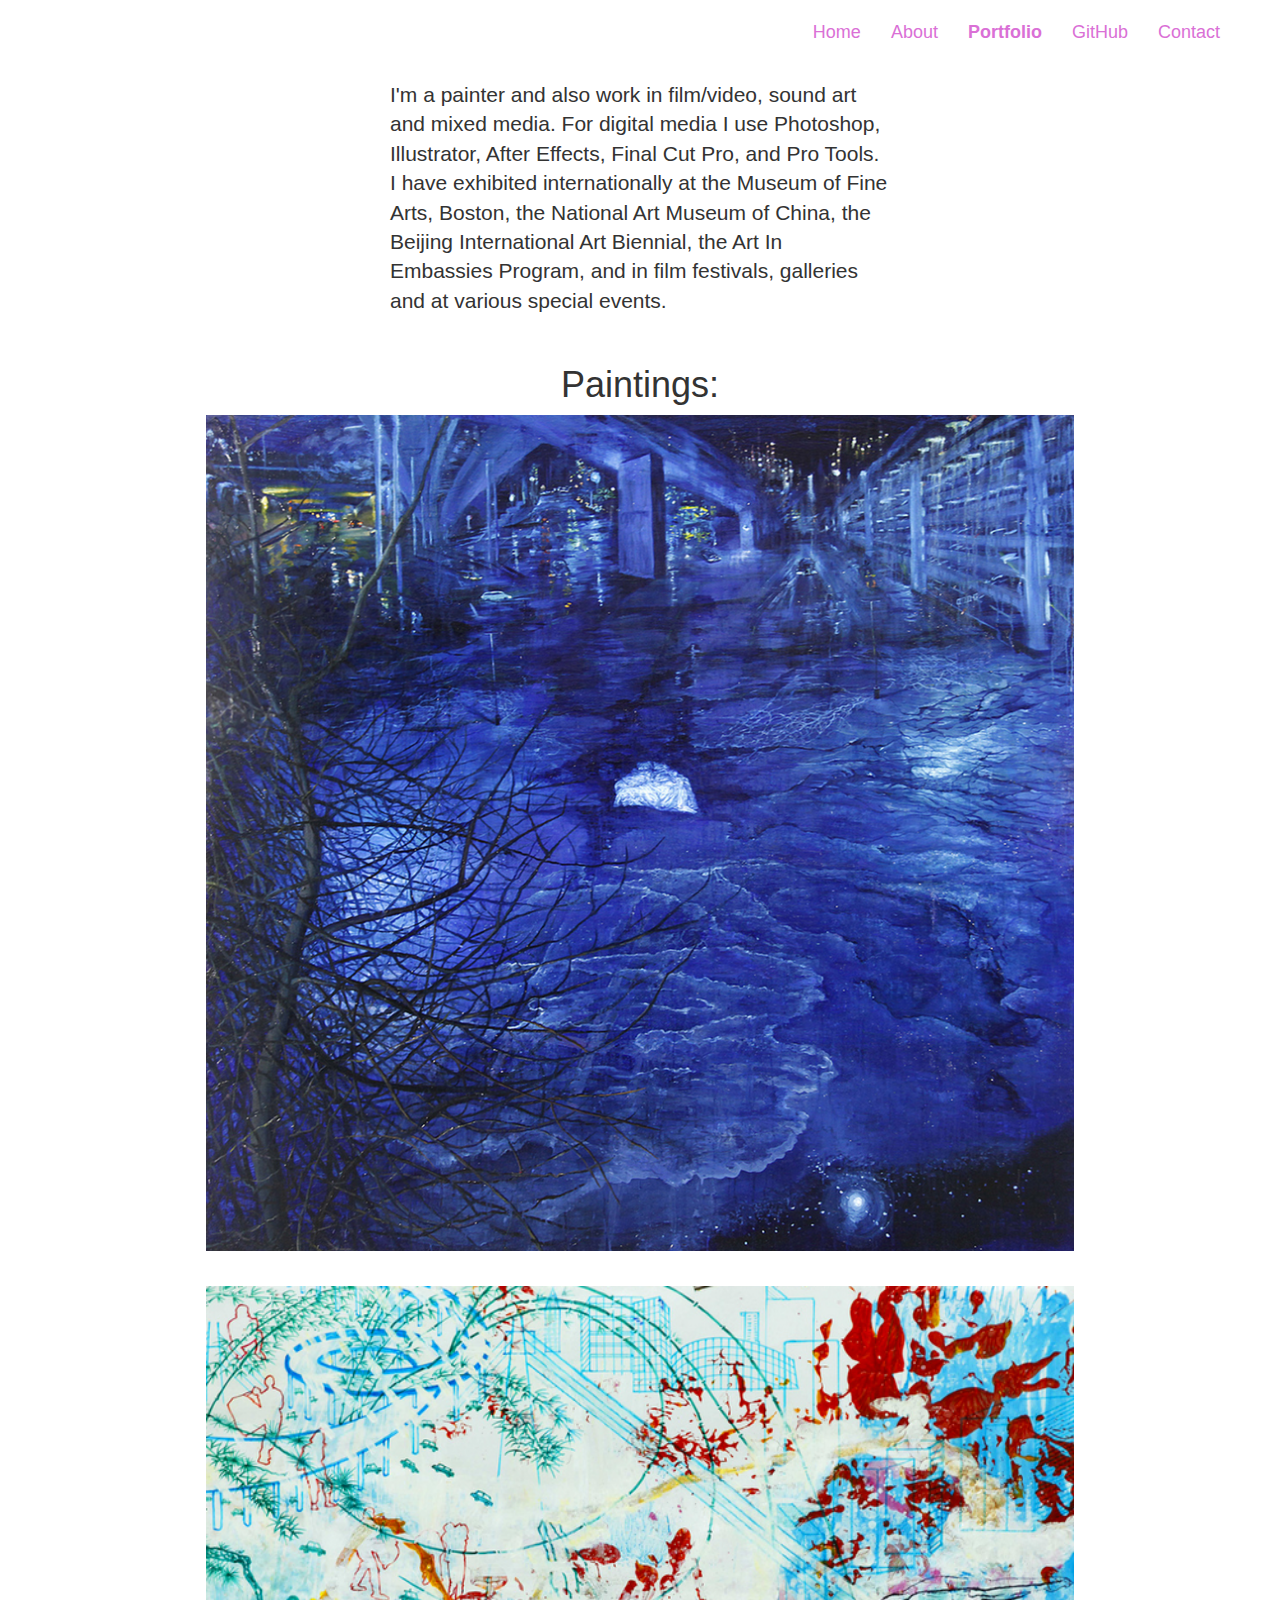
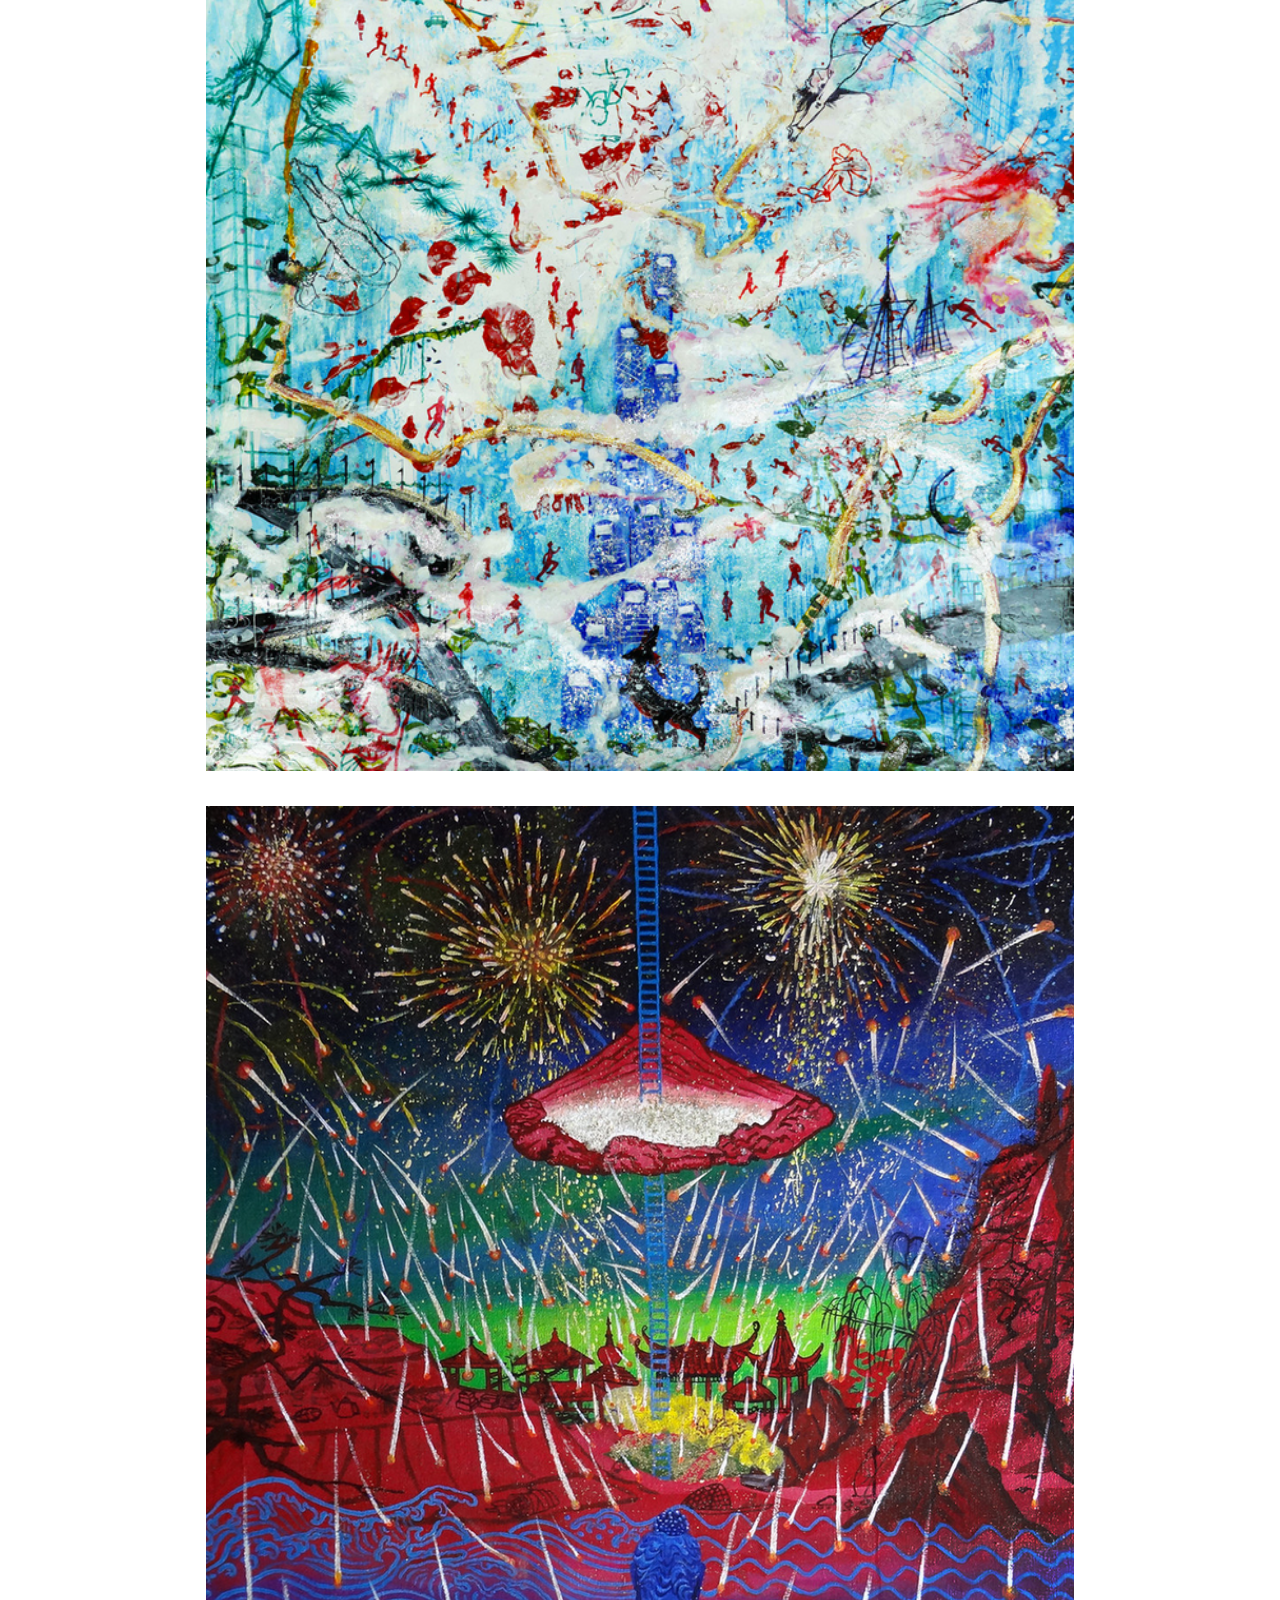
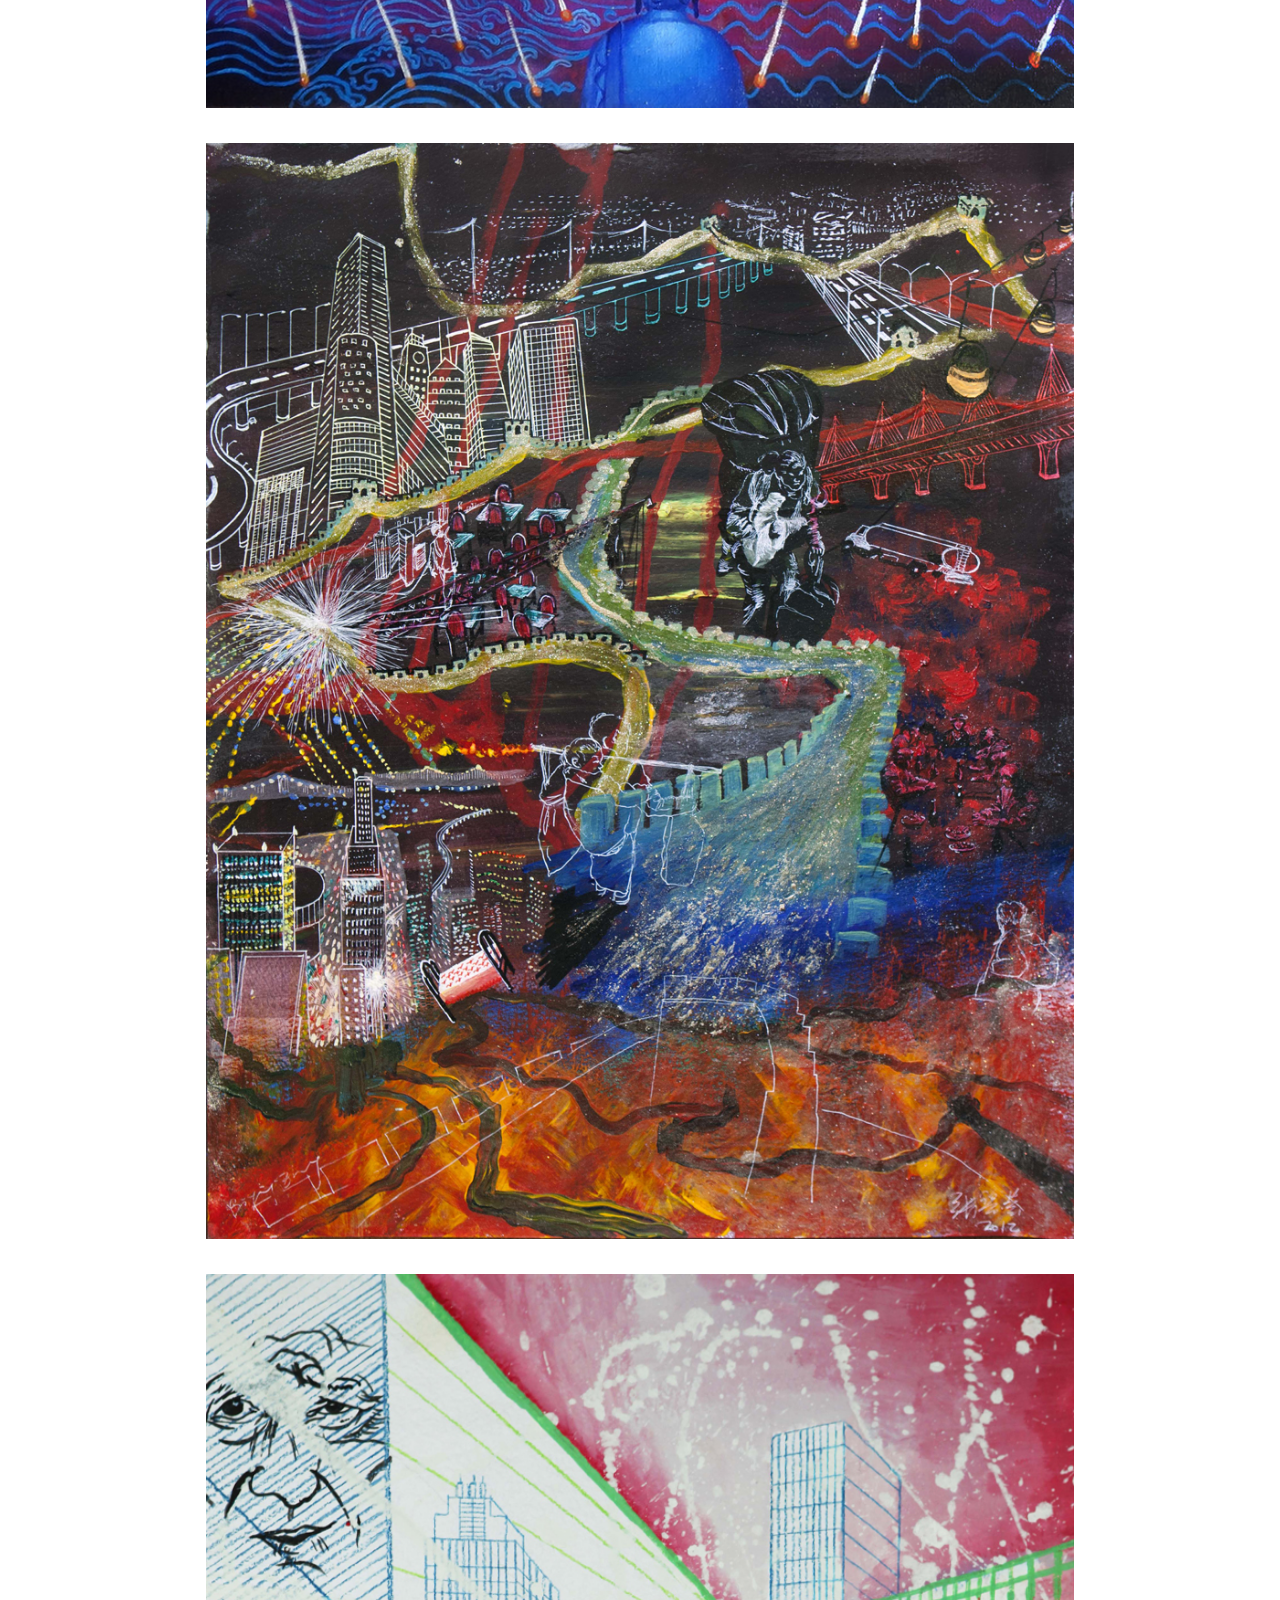
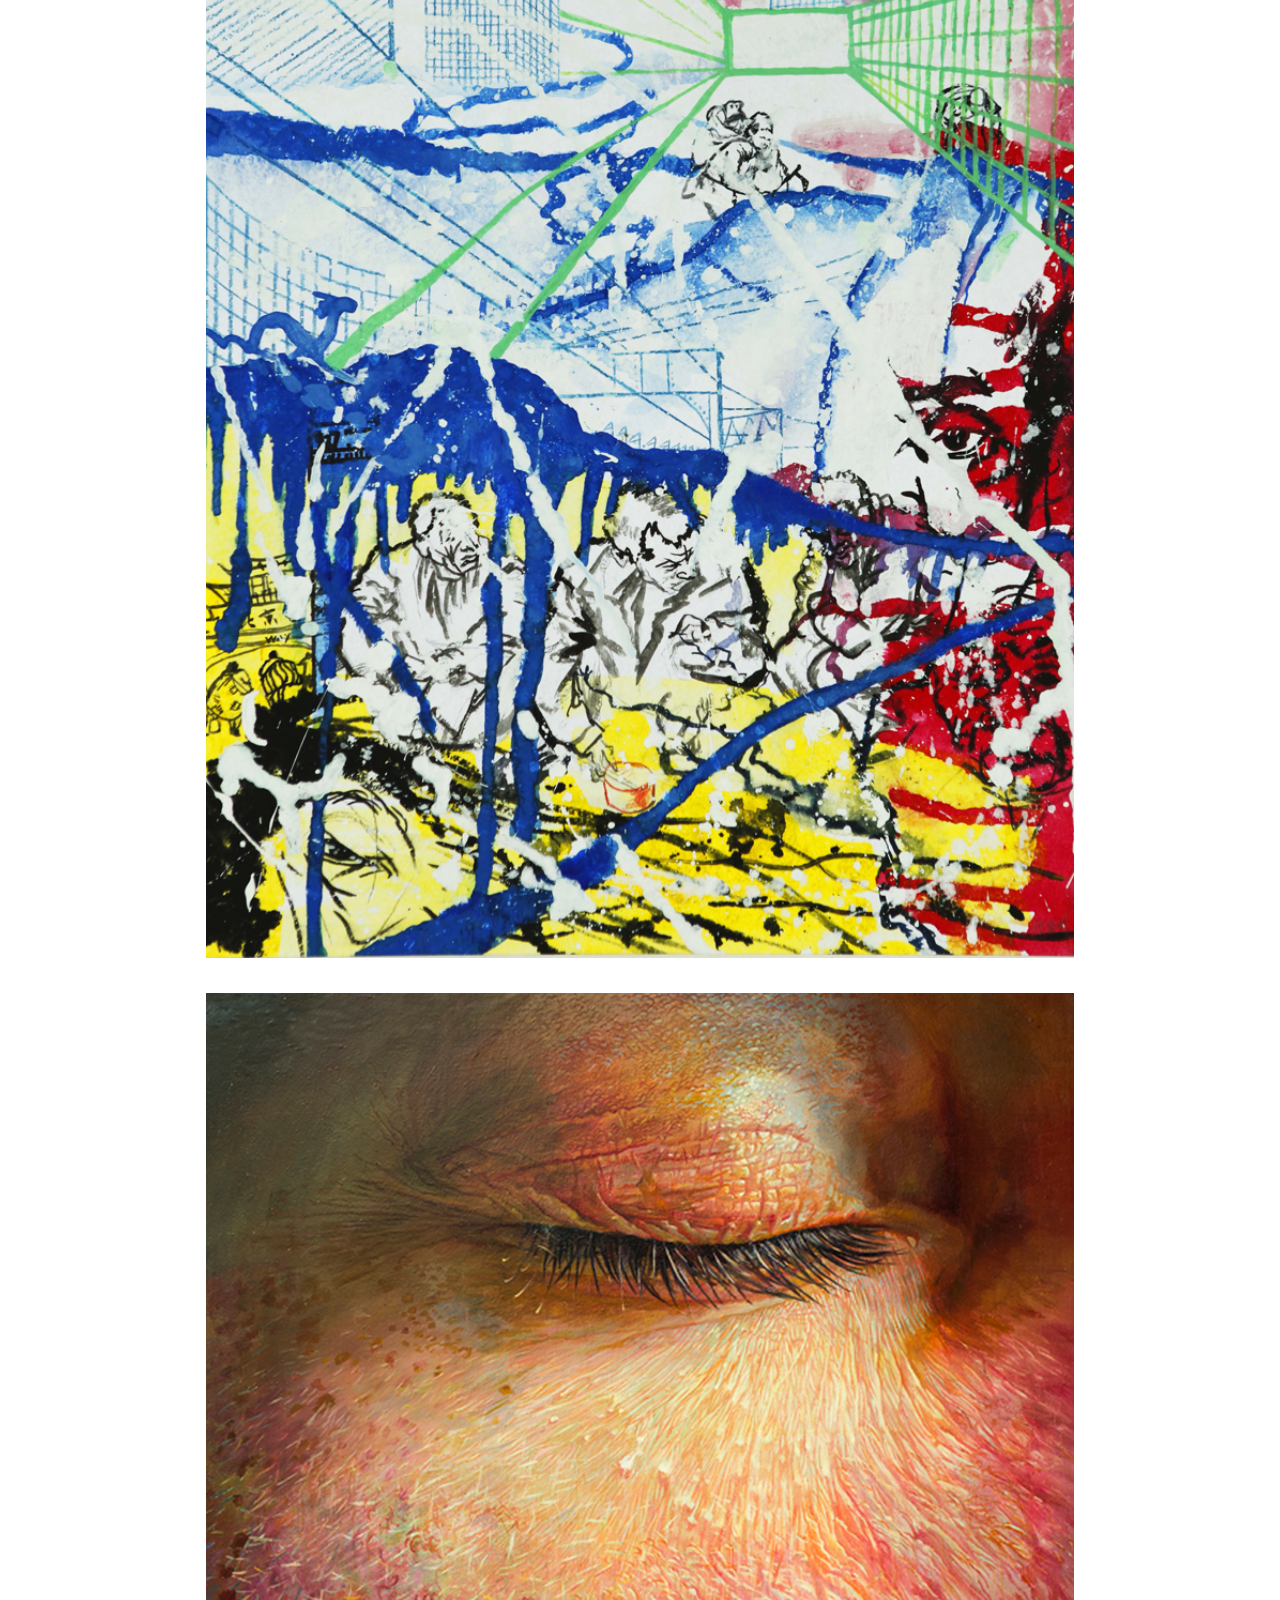
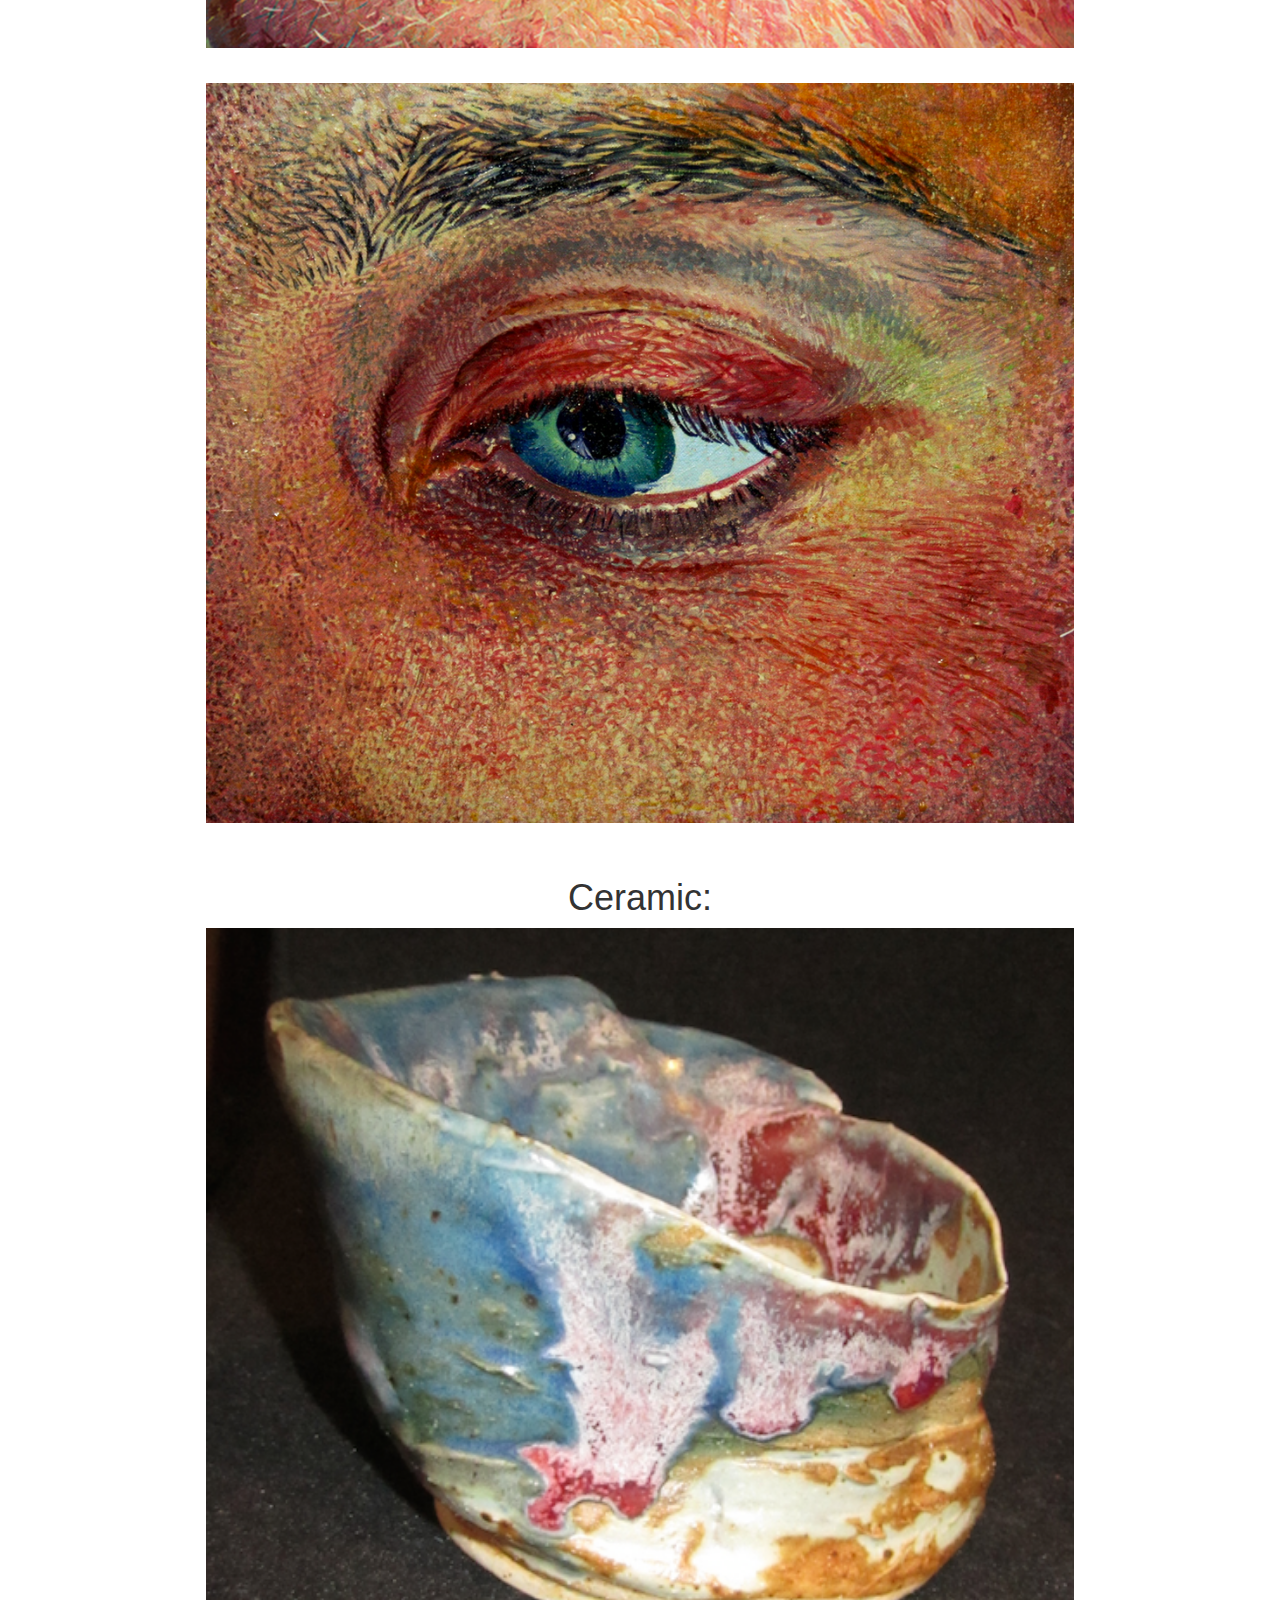
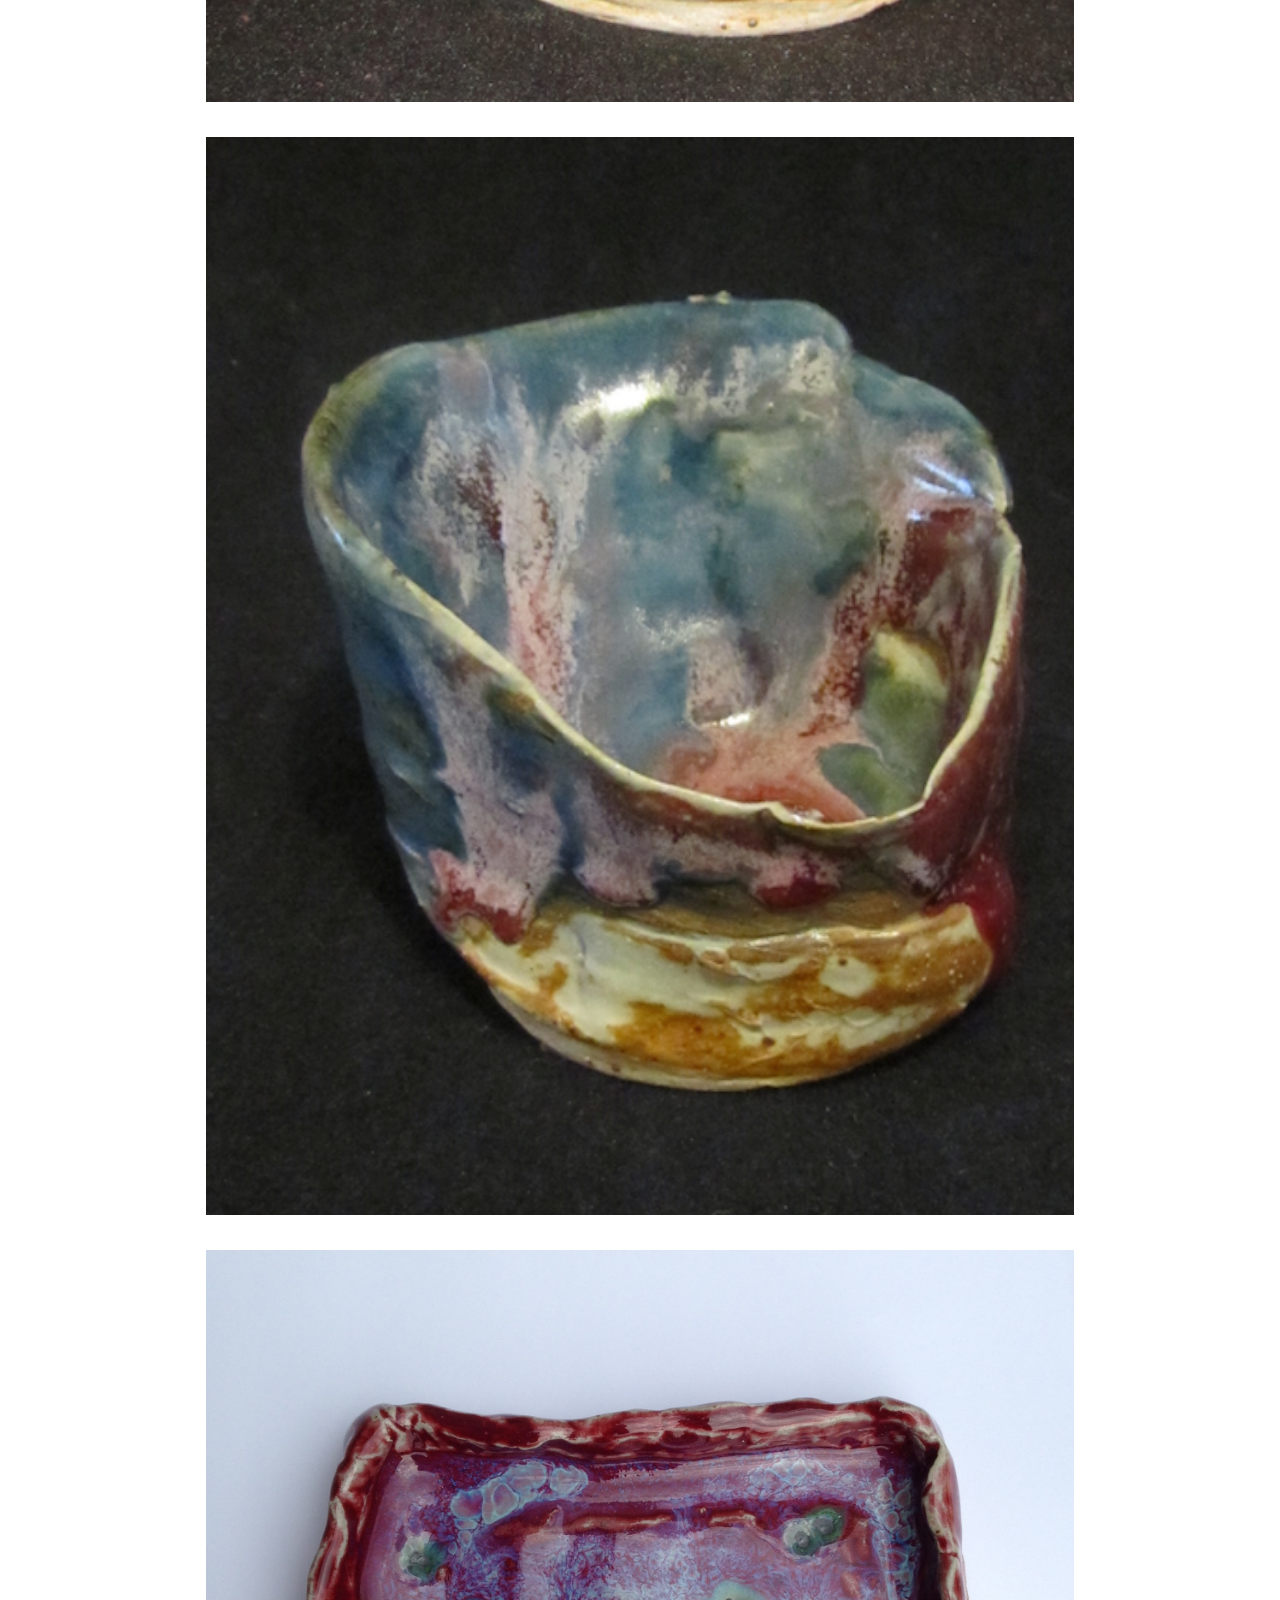
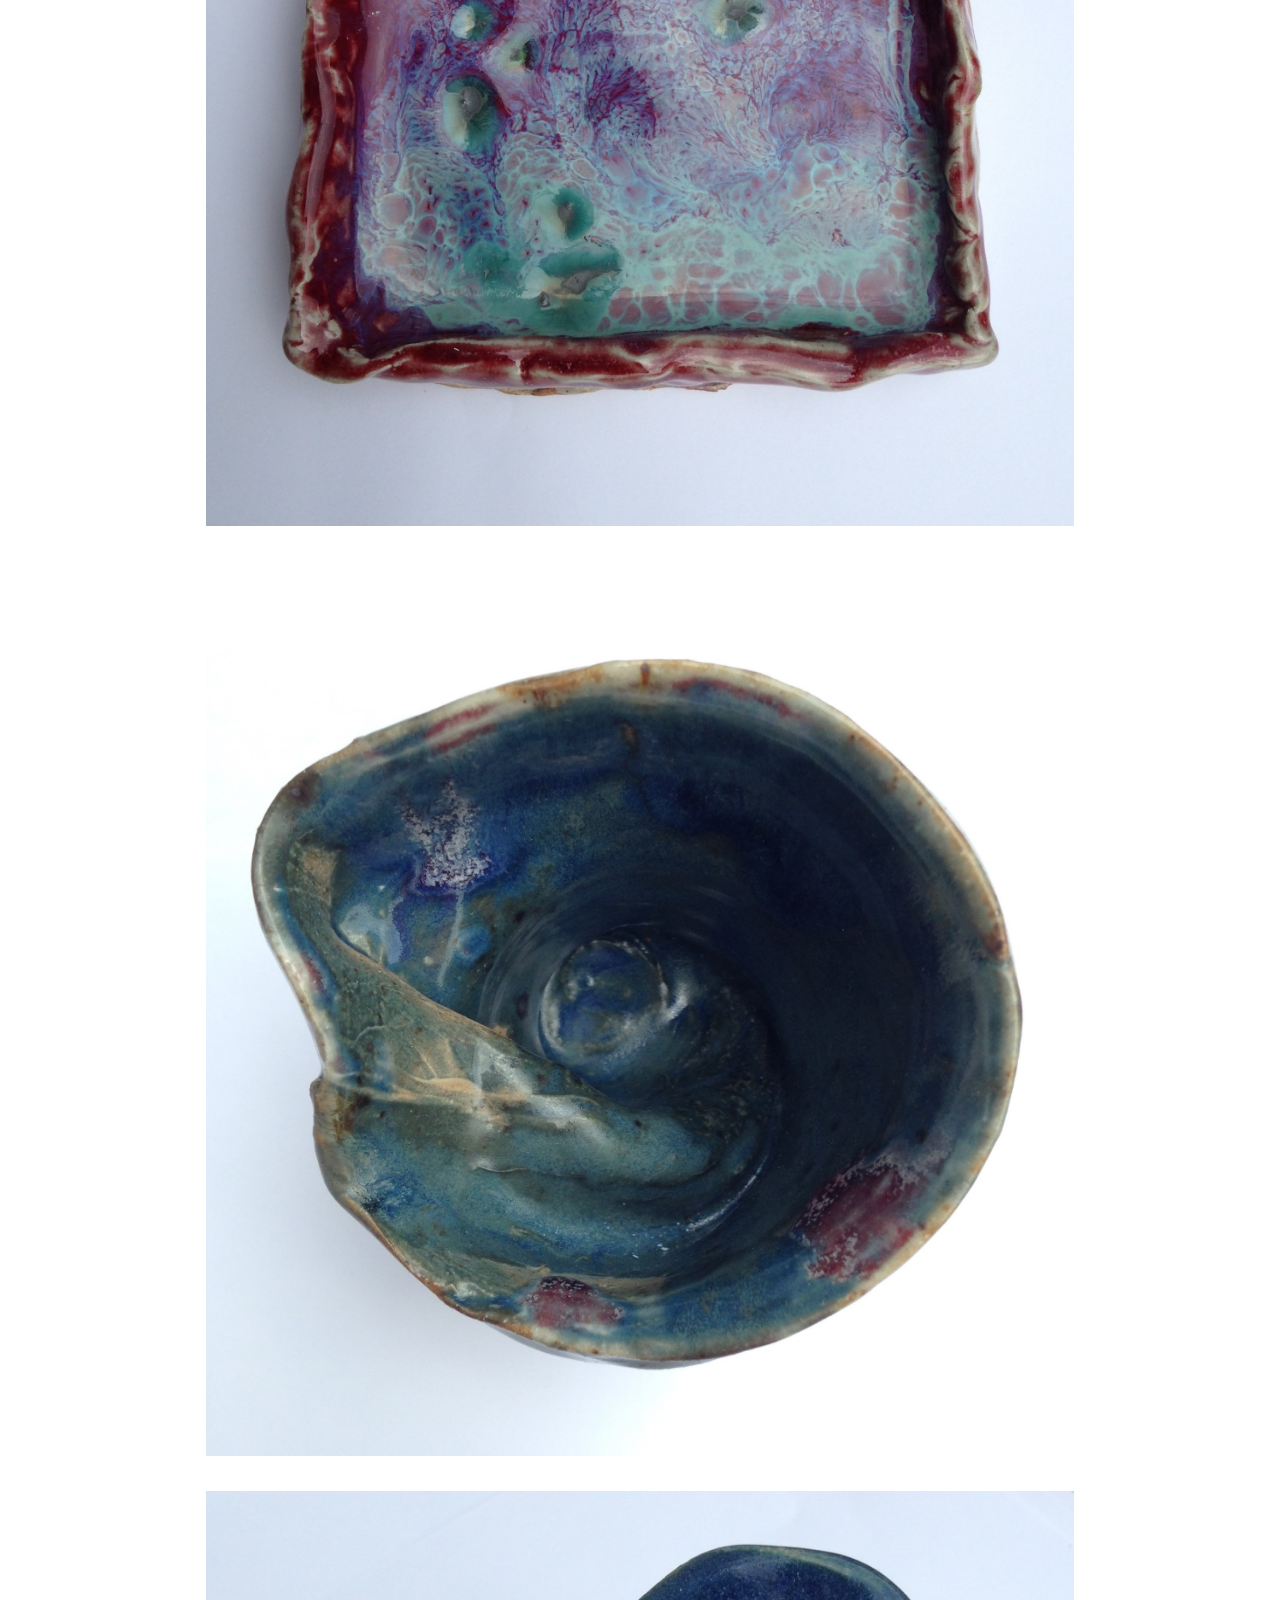
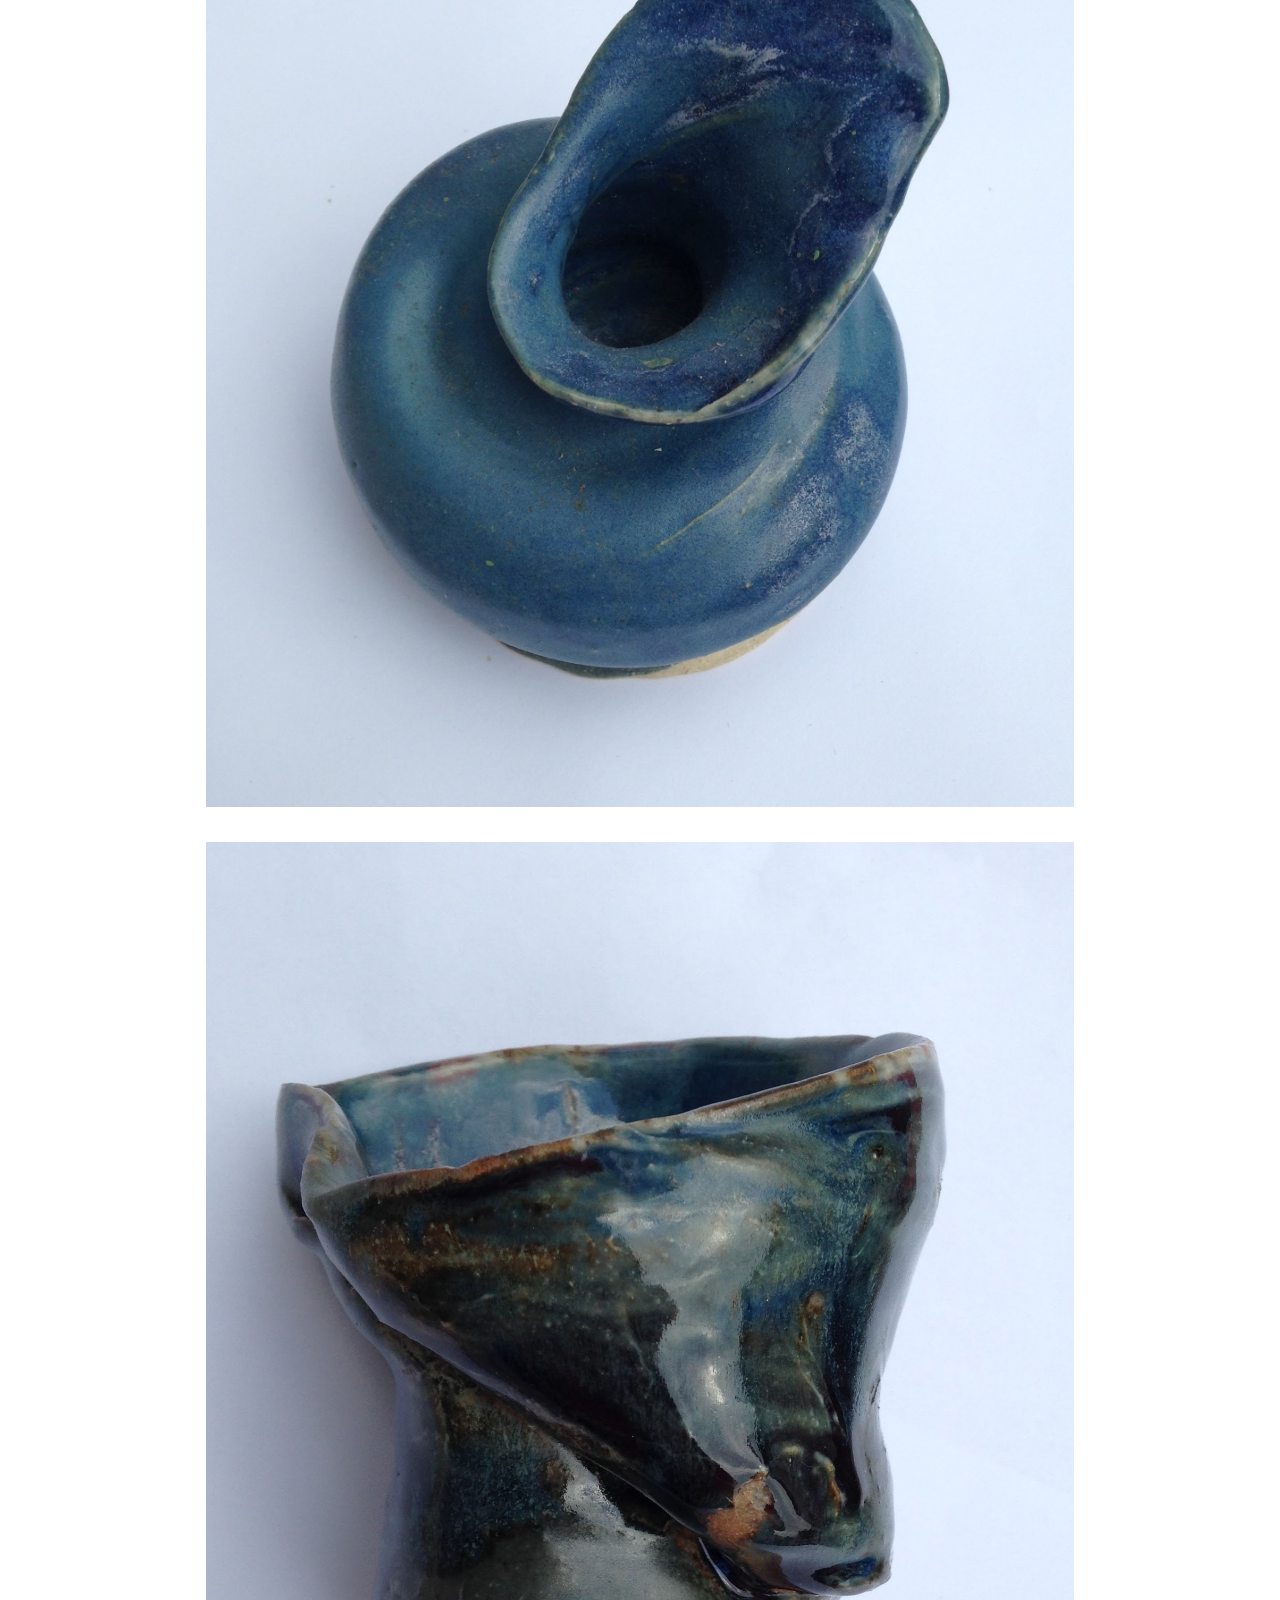
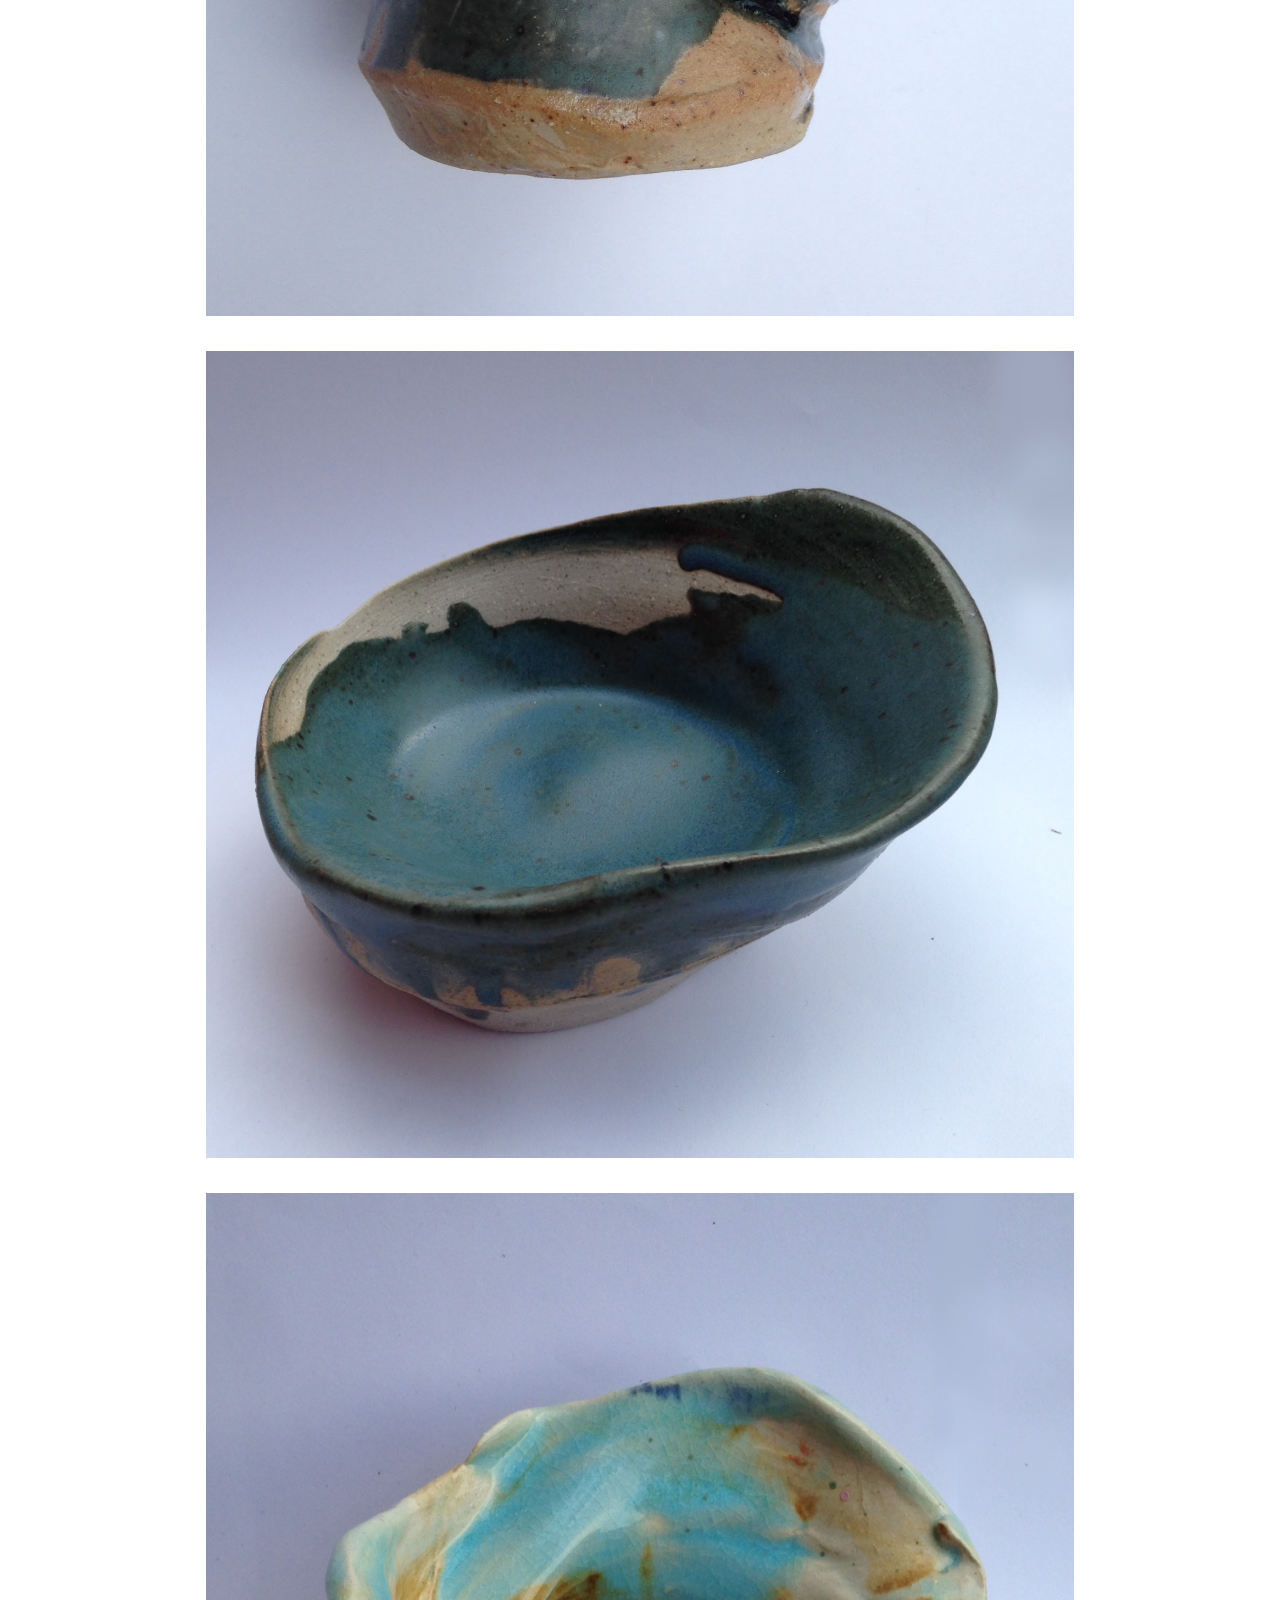
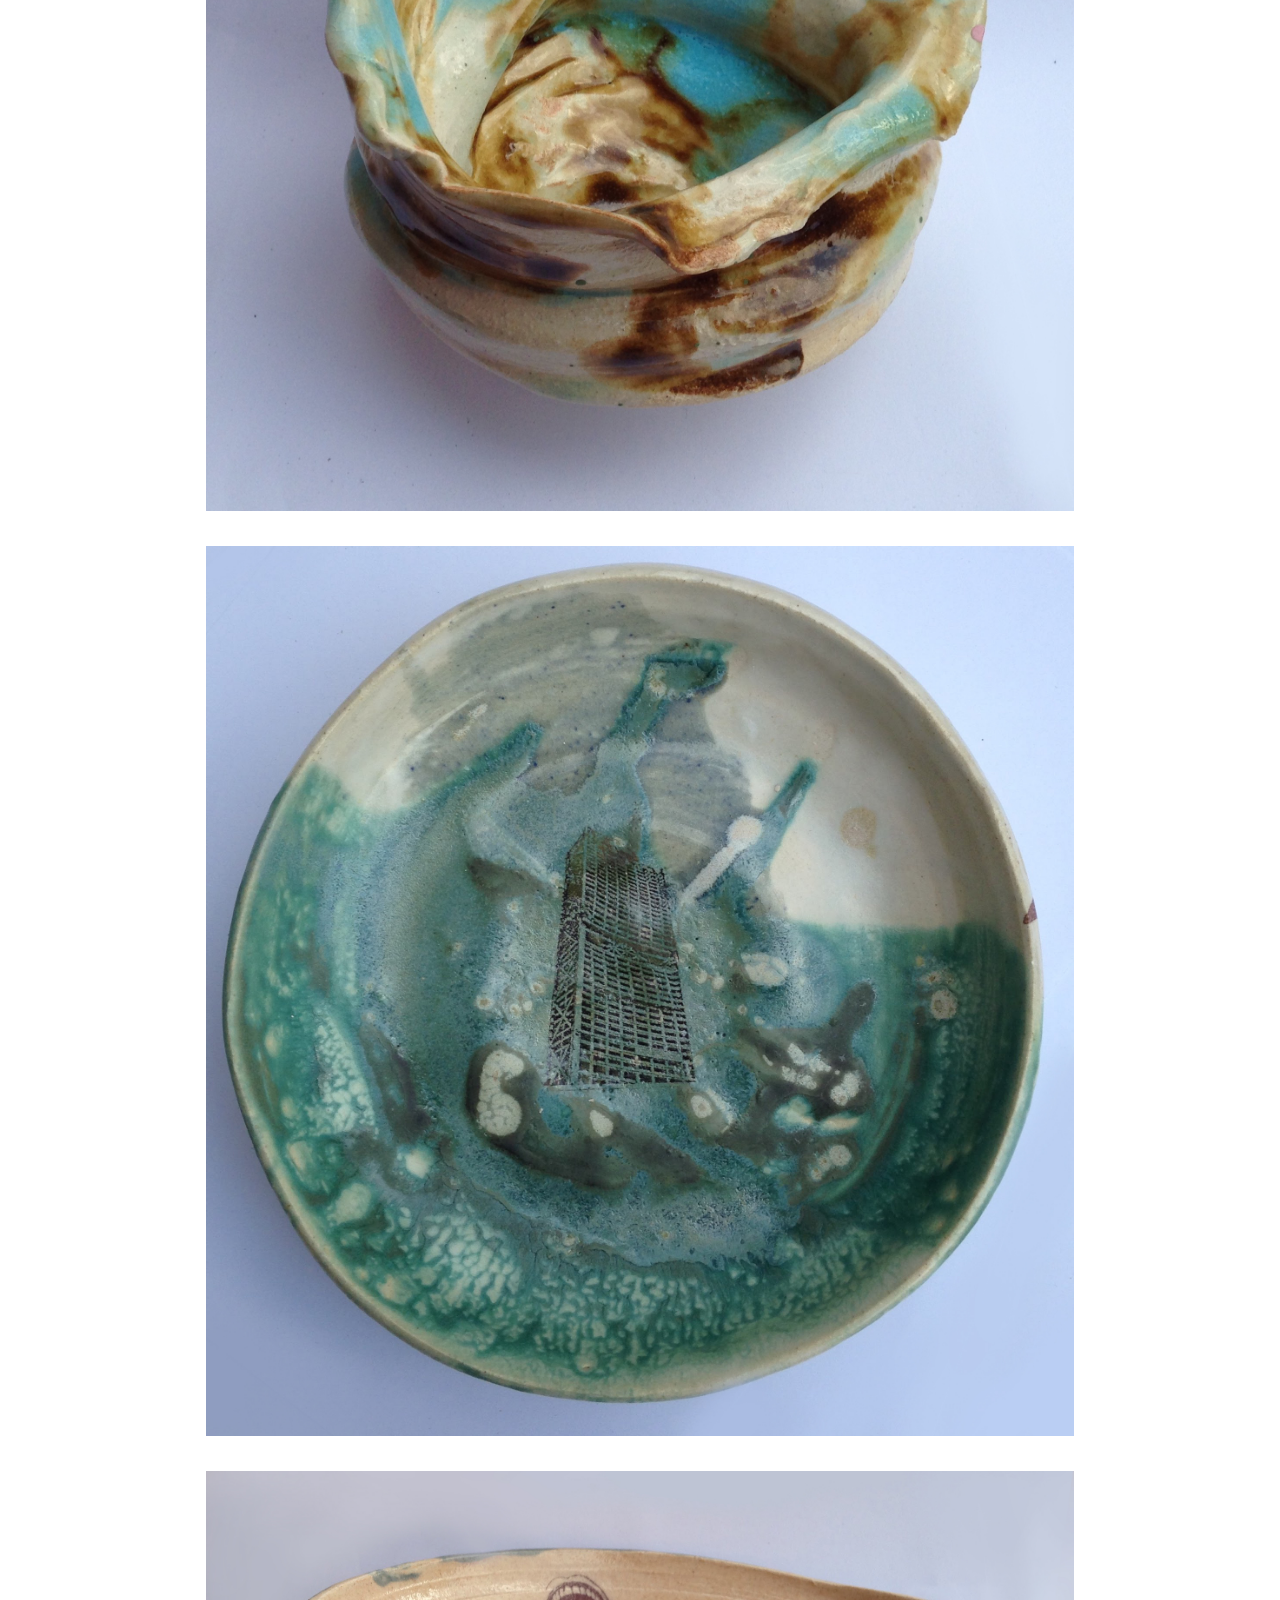
<file: art.html>
<!DOCTYPE html>
<html>
<head>
  <link rel="stylesheet" type="text/css" href="normalize.css">
  <link rel="stylesheet" type="text/css" href="assets/style.css">
  <link href='http://fonts.googleapis.com/css?family=Open+Sans:300' rel='stylesheet' type='text/css'>
  <link rel="stylesheet" href="https://maxcdn.bootstrapcdn.com/bootstrap/3.3.4/css/bootstrap.min.css">
  <meta name="viewport" content="width=device-width, initial-scale=1">
  <script>
    (function(i,s,o,g,r,a,m){i['GoogleAnalyticsObject']=r;i[r]=i[r]||function(){
    (i[r].q=i[r].q||[]).push(arguments)},i[r].l=1*new Date();a=s.createElement(o),
    m=s.getElementsByTagName(o)[0];a.async=1;a.src=g;m.parentNode.insertBefore(a,m)
    })(window,document,'script','//www.google-analytics.com/analytics.js','ga');

    ga('create', 'UA-58397741-1', 'auto');
    ga('send', 'pageview');
  </script>

  <title>Abby Biying Zhang</title>
</head>

<body>
  <nav>
    <ul class="navbar navbar-fixed-top">
      <li><a href='/contact'>Contact</a></li>
      <li><a href="https://github.com/AbbyBiying/ABZ_EXCHANGE">GitHub</a></li>
      <li><b><a href="portfolio.html">Portfolio</a></b></li>
      <li><a href="about.html">About</a></li>
      <li><a href='/'>Home</a></li>
    </ul>
  </nav>

  <div class="bio-space"></div>
  <div class="container">
    <p class="bio lead">
      I'm a painter and also work in film/video, sound art and mixed media. For digital media I use Photoshop, Illustrator, After Effects, Final Cut Pro, and Pro Tools. I have exhibited internationally at the Museum of Fine Arts, Boston, the National Art Museum of China, the Beijing International Art Biennial, the Art In Embassies Program, and in film festivals, galleries and at various special events. <!-- I have been awarded a fellowship at the Jentel Residency, a scholarship from Harvard University, the Karsh Prize in photography, and other scholarships from S.M.F.A. Boston and The Central Academy of Fine Art, China. -->
    </p>
  </div>

  <div class="app">
    <h1>Paintings:</h1>
    <a href="https://www.flickr.com/photos/54529348@N07/">
      <img src="assets/portfolio/painting01.png" alt="Abby Biying Zhang's Painting"><br>
      <img src="assets/portfolio/painting03.png" alt="Abby Biying Zhang's Painting"><br>
      <img src="assets/portfolio/painting02.png" alt="Abby Biying Zhang's Painting"><br>
      <img src="assets/portfolio/painting05.jpg" alt="Abby Biying Zhang's Painting"><br>
      <img src="assets/portfolio/painting06.jpg" alt="Abby Biying Zhang's Painting"><br>
      <img src="assets/portfolio/painting07.png" alt="Abby Biying Zhang's Painting"><br>
      <img src="assets/portfolio/painting04.png" alt="Abby Biying Zhang's Painting"><br>
    </a>
    <h1>Ceramic:</h1>
    <img src="assets/portfolio/ceramic2.png" alt="Abby Biying Zhang's Ceramic"><br>
    <img src="assets/portfolio/ceramic1.png" alt="Abby Biying Zhang's Ceramic"><br>
    <img src="assets/portfolio/ceramic3.jpg" alt="Abby Biying Zhang's Ceramic"><br>
    <img src="assets/portfolio/ceramic4.jpg" alt="Abby Biying Zhang's Ceramic"><br>
    <img src="assets/portfolio/ceramic9.jpg" alt="Abby Biying Zhang's Ceramic"><br>
    <img src="assets/portfolio/ceramic5.jpg" alt="Abby Biying Zhang's Ceramic"><br>
    <img src="assets/portfolio/ceramic7.jpg" alt="Abby Biying Zhang's Ceramic"><br>
    <img src="assets/portfolio/ceramic8.jpg" alt="Abby Biying Zhang's Ceramic"><br>
    <img src="assets/portfolio/ceramic10.jpg" alt="Abby Biying Zhang's Ceramic"><br>
    <img src="assets/portfolio/ceramic12.jpg" alt="Abby Biying Zhang's Ceramic"><br>
    <img src="assets/portfolio/ceramic11.jpg" alt="Abby Biying Zhang's Ceramic"><br>
    <img src="assets/portfolio/ceramic14.jpg" alt="Abby Biying Zhang's Ceramic"><br>
    <img src="assets/portfolio/ceramic6.jpg" alt="Abby Biying Zhang's Ceramic"><br>
    <!-- <img src="assets/portfolio/ceramic13.jpg" alt="Abby Biying Zhang's Ceramic"><br> -->

  </div>

  <div class="video">
    <br>
    <p><h1>Videos:</h1></p>
    <p><a href="https://www.youtube.com/watch?v=kijnVTkFp1Q"><b>In The Fields</b></a></p>
    <p><a href="https://www.youtube.com/watch?v=ldLXO_m1CLM"><b>Night</b></a>
    <p><a href="https://www.youtube.com/watch?v=ZFOk_-qg9us"><b>Asian Games 2010</b></a></p>
    <p><a href="https://www.youtube.com/watch?v=sKkS4c5WRL4"><b>Shoes</b></a></p>
  </div>

  <div id="footer">
    <a href='/contact'>(Web Design and Painting by Abby Biying Zhang)<br>Copyright&copy; Abby Biying Zhang</a>
  </div>
</body>
</html>
</file>
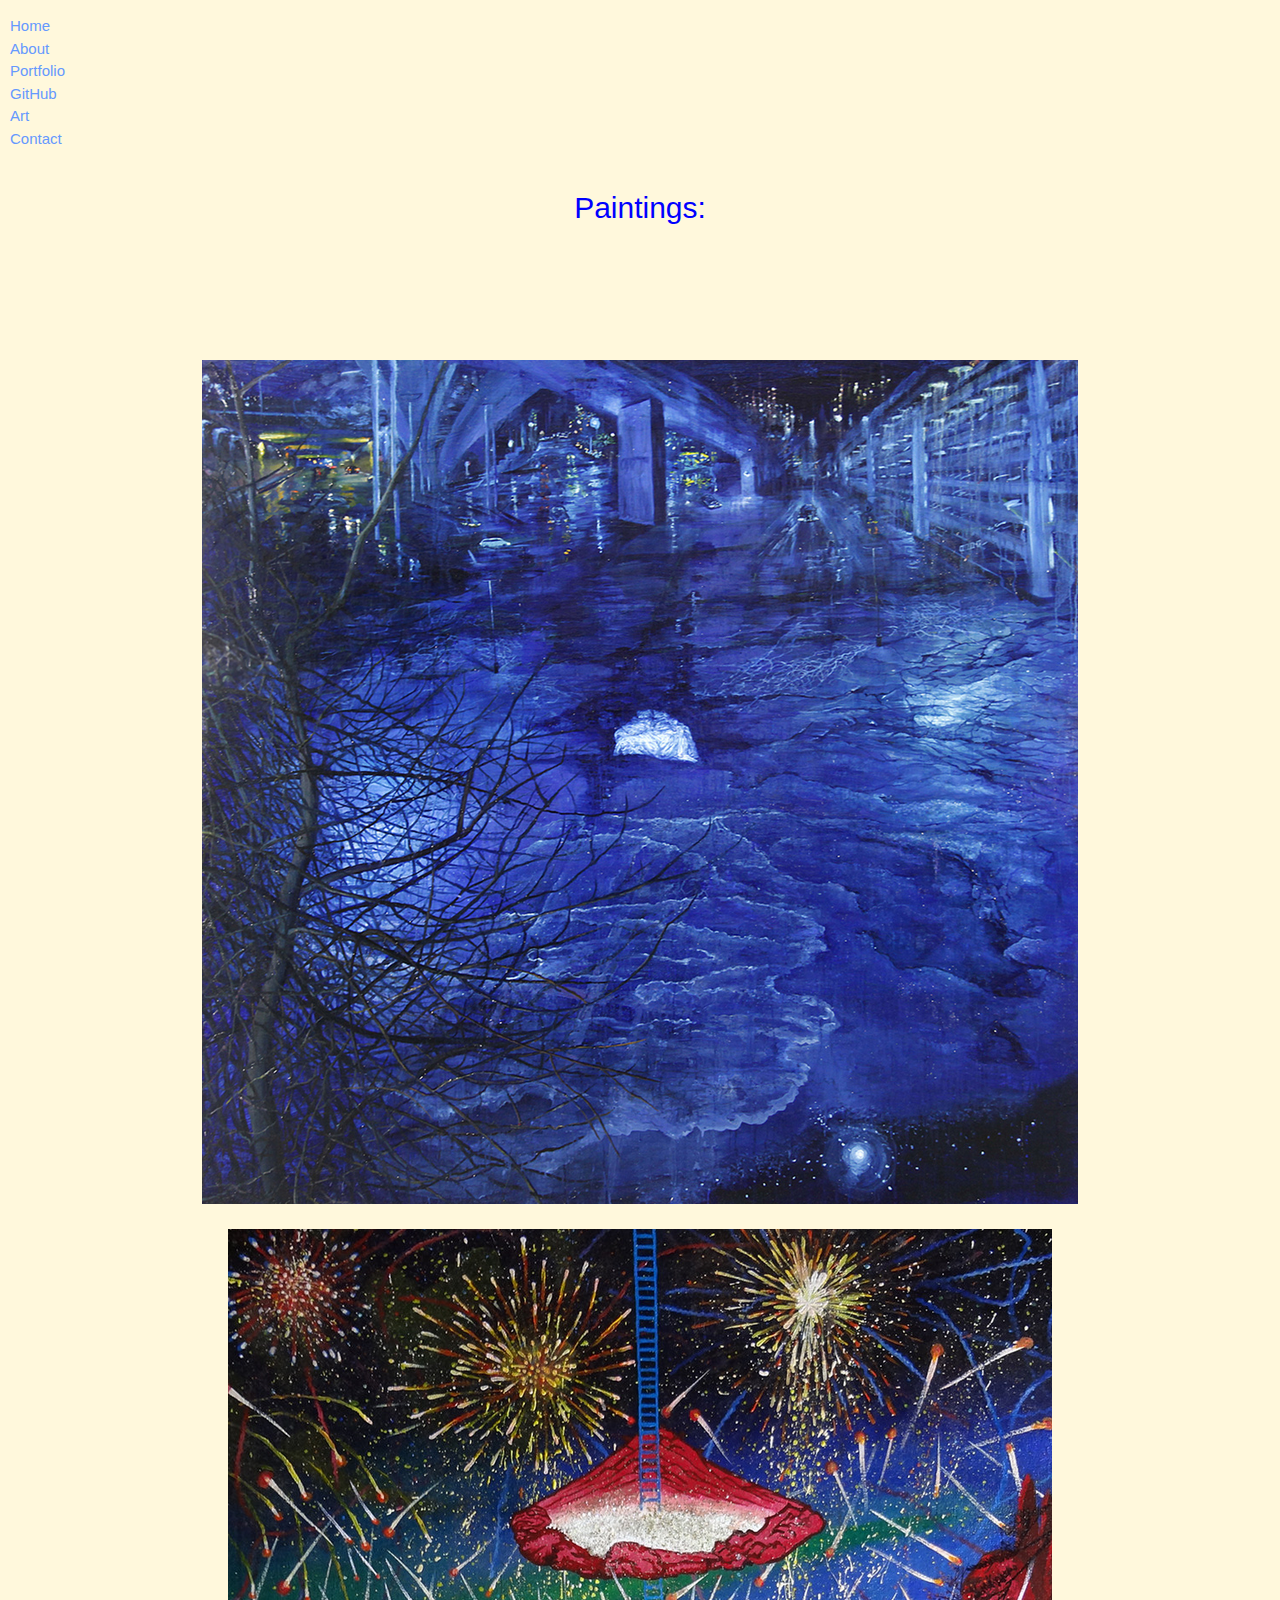
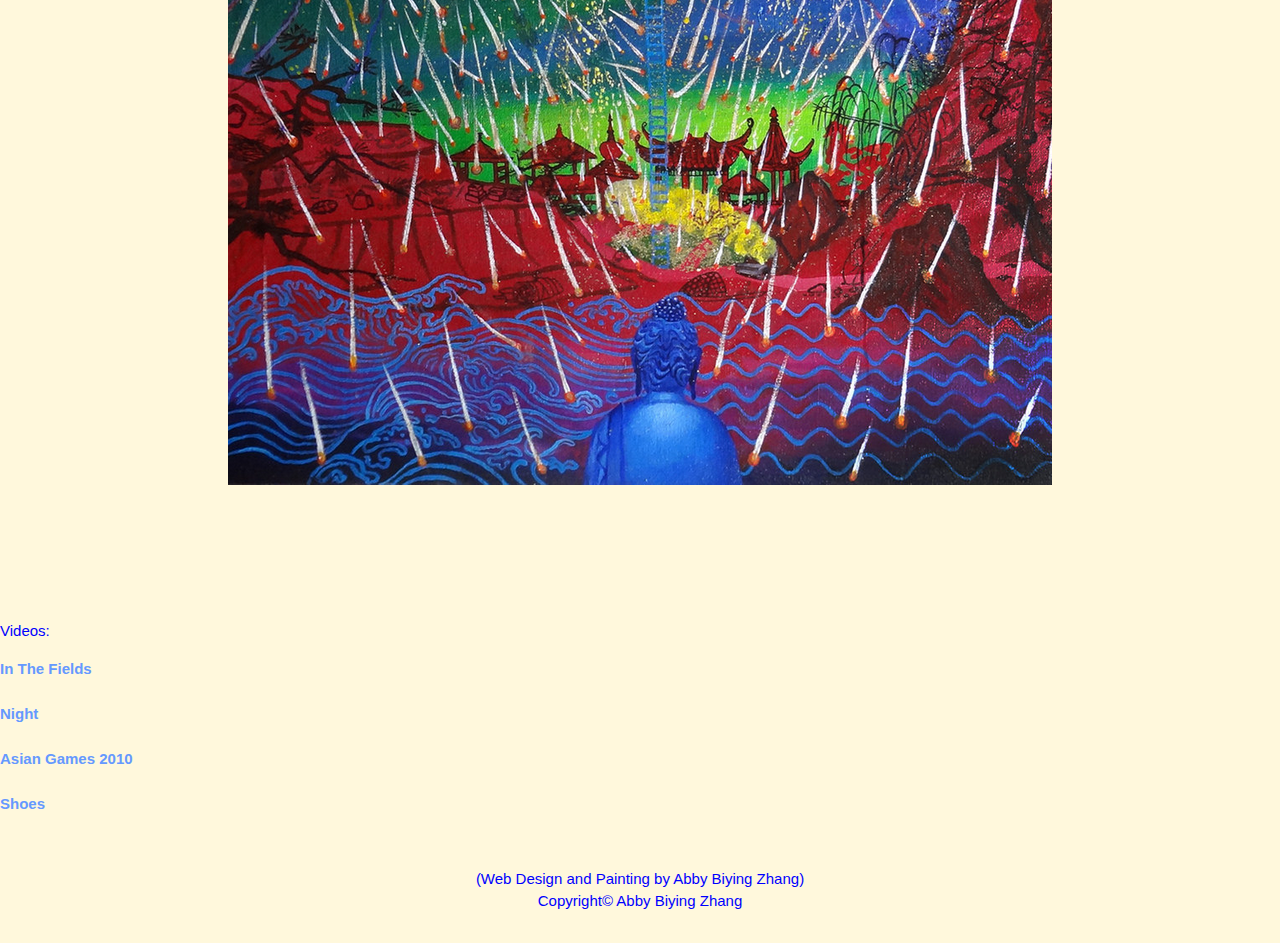
<file: media.html>
<!DOCTYPE html>
<html>
<head>
  <link rel="stylesheet" type="text/css" href="style.css">
  <title>Abby Biying Zhang</title>
</head>

<body>
  <ul class="clearfix">
    <li><a href='/'>Home</a> &nbsp;</li>
    <li><a href="about.html">About</a> &nbsp;</li>
    <li><a href="portfolio.html">Portfolio</a> &nbsp;</li>
    <li><a href="https://github.com/AbbyBiying">GitHub</a>&nbsp;</li>
    <li><a href="/media">Art</a>&nbsp;</li>
    <li><a href='/contact'>Contact</a></li>
  </ul>

  <p class="text">Paintings: </p>

  <p class="painting">
    <a href="https://www.flickr.com/people/54529348@N07/">
      <img class="bottom" src="assets/portfolio/painting01.png">
      <img class="top" src="assets/portfolio/painting02.png">
    </a>
  </p>

  <div class="media">
    <p>Videos: </p>
    <a href="https://www.youtube.com/watch?v=kijnVTkFp1Q"><b>In The Fields</b></a><br><br>
    <a href="https://www.youtube.com/watch?v=ldLXO_m1CLM"><b>Night</b></a><br><br>
    <a href="https://www.youtube.com/watch?v=ZFOk_-qg9us"><b>Asian Games 2010</b></a><br><br>
    <a href="https://www.youtube.com/watch?v=sKkS4c5WRL4"><b>Shoes</b></a><br><br>
  </div>

  <div id="footer">
    (Web Design and Painting by Abby Biying Zhang)<br>Copyright&copy; Abby Biying Zhang
  </div>
</body>
</html>
</file>
<file: assets/style.css>
.abby-img {
  margin-bottom: 30px; }

a:active {
  color: #DA70D6; }

a:hover {
  color: orange; }

a:link {
  color: #DA70D6;
  text-decoration: none; }

a:visited {
  color: #DA70D6; }

.app {
  margin: -10px auto -20px auto;
  padding: 20px;
  text-align: center; }
  @media only screen and (max-width: 770px) {
    .app {
      margin-top: -70px; } }

.app p {
  font-size: 1.4em;
  margin: -35px 0 50px !important; }

.app h1 {
  text-align: center; }

.app h3 {
  font-size: 35px; }

.app h3:hover {
  color: orange; }

.app h4 {
  font-size: 1.7em;
  padding-bottom: 20px; }
  @media only screen and (max-width: 740px) {
    .app h4 {
      font-size: 1.5em; } }

.app h4:hover {
  color: orange; }

.app img {
  width: 70%;
  margin-bottom: 35px; }

body {
  background-color: #CE2653;
  /*background-color: #59D6B2 ;*/
  color: white;
  /*background-color: #E5FFE0;*/
  /*color: #FF8795;*/
  font-family: 'Open Sans', sans-serif;
  font-size: 15px;
  height: 100%;
  overflow-x: hidden;
  line-height: 1.5;
  margin: 0;
  width: 100%; }

.center {
  text-align: center;
  /*padding:40px;*/
  font-size: 2em;
  font-weight: 700; }

.center img {
  width: 200px; }

.art {
  text-align: center;
  padding: 40px;
  font-size: 2em;
  font-weight: 700; }
  @media only screen and (max-width: 600px) {
    .art {
      font-size: 1.5em; } }

.contact {
  font-size: 2.5em;
  padding: 3em 0 1em 0;
  text-align: center; }
  @media only screen and (max-width: 600px) {
    .contact {
      font-size: 1.6em; } }

.contact a:hover {
  color: orange; }

.container {
  width: 800px;
  font-size: 24px; }
  @media only screen and (max-width: 800px) {
    .container {
      width: 90%;
      margin: 60px 5%; } }

.container a:hover {
  color: orange;
  text-align: center; }

.container h2 {
  font-size: 30px;
  padding: 30px 0;
  text-align: center; }

#footer {
  margin: 20px;
  text-align: center; }

#forms {
  color: white;
  text-align: center; }

.video {
  font-size: 30px;
  padding: 50px;
  text-align: center;
  margin-top: -100px; }

ul {
  list-style-type: none;
  list-style-position: inside;
  width: 100%;
  padding-right: 30px; }

.row {
  margin-top: 20px; }

.navbar li {
  float: right;
  font-size: 15px;
  margin-right: 30px;
  padding-top: 20px; }
  @media only screen and (max-width: 740px) {
    .navbar li {
      margin-right: 10px; } }

.media a:hover {
  color: orange; }

.navbar {
  background-color: white; }

.navbar a {
  font-size: 18px;
  padding-top: 5px;
  padding-bottom: 5px;
  list-style-type: none;
  list-style-position: inside; }
  @media only screen and (max-width: 740px) {
    .navbar a {
      font-size: 0.8em; } }

.bio-space {
  margin-top: 50px; }
  @media only screen and (max-width: 740px) {
    .bio-space {
      margin-top: -20px; } }

.bio {
  font-size: 24px;
  margin-left: auto;
  margin-right: auto;
  max-width: 500px;
  margin-top: 30px; }

.abz {
  margin-top: 60px; }

.portfolio {
  font-size: 50px;
  padding: 30px;
  text-align: center; }

.space {
  margin: 80px; }

.skills {
  font-size: 0.8em;
  margin: 0 auto;
  width: 92%; }
  @media only screen and (max-width: 600px) {
    .skills {
      font-size: 0.5em; } }

.skills header {
  font-weight: bold;
  margin-bottom: 10px; }
  @media only screen and (max-width: 600px) {
    .skills header {
      font-size: 0.8em; } }

.text {
  font-size: 30px;
  margin: 0;
  padding: 20px;
  text-align: center; }

.hello {
  font-size: 8em;
  margin-top: 40px;
  padding-bottom: 40px;
  text-align: center; }
  @media only screen and (max-width: 800px) {
    .hello {
      font-size: 3em;
      margin-top: 20px; } }

.dev {
  font-size: 80px;
  margin: 0;
  padding-bottom: 40px;
  text-align: center; }

/*# sourceMappingURL=style.css.map */
</file>
<file: style.css>
a:active {
  color: blue;
}

a:hover {
  color: orange;
}

a:link {
  color: #6599FF;
  text-decoration: none;
}

a:visited {
  color: blue;
}

.app {
  margin: 40px auto -20px auto;
  padding: 20px;
  text-align: center;
}

.app h1 {
  margin: 0;
  padding: 30px;
  text-align: center;
}

.app h3 {
  font-size: 35px;
}

.app h3:hover {
  color: orange;
}

.app h4 {
  font-size: 30px;
  padding-bottom: 20px;
}

.app h4:hover {
  color: orange;
}

.app img {
  width: 500px;
}

.app img:hover {
  -webkit-transform:scale(1.5);
  transform:scale(1.5);
}

.app img {
  -webkit-transition: all 1s ease;
  transition: all 1s ease;
}

body {
  background-color: #FFF8DC;
  color: blue;
  font-family: 'Open Sans', sans-serif;
  font-size: 15px;
  height: 100%;
  overflow-x: hidden;
  line-height: 1.5;
  margin: 0;
  width: 100%;
}

.contact {
  font-size: 40px;
  padding: 100px;
  text-align: center;
}

.contact a:hover {
  color: orange;
}

.container {
  font-size: 24px;
  margin: 0 auto;
  padding: 60px 200px;
}

.container a:hover {
  color: orange;
  text-align: center;
}

.container h2 {
  font-size: 30px;
  padding: 30px 0;
  text-align: center;
}

#footer {
  padding: 30px 30px;
  text-align: center;
}

#forms {
  color: white;
  text-align: center;
}

.video {
  font-size: 30px;
  padding: 0;
  text-align: center;
  margin-top: -100px;
}

ul {
  list-style-type: none;
  list-style-position: inside;
  margin-left: -30px;
  width: 100%;
}

  .menu li {
    float: right;
    font-size: 15px;
    margin-right: 30px;
    padding-top: 20px;
  }

  .media a:hover {
    color: orange;
  }

  .menu a {
    font-size: 18px;
    padding-top: 5px;
    padding-bottom: 5px;
    list-style-type: none;
    list-style-position: inside;
  }

.o {
  font-size: 24px;
  margin-left: auto;
  margin-right: auto;
  width: 92%;
}

.painting {
  font-size: 60px;
  padding: 50px;
  text-align: center;
  padding-top: 50px;
}

.portfolio{
  font-size: 50px;
  padding: 30px;
  text-align: center;
}

.s {
  font-size: 20px;
  padding: 40px 450px;
  text-align: center;
}

.skills {
  font-size: 22px;
  margin: 0 auto;
  text-align: center;
  width: 92%;
}

.text {
  font-size: 30px;
  margin: 0;
  padding: 20px;
  text-align: center;
}

.x {
  padding: 50px 0 100px 0;
}

.hello {
  font-size: 170px;
  margin: 0;
  padding-bottom: 40px;
  text-align: center;
}

.dev {
  font-size: 80px;
  margin: 0;
  padding-bottom: 40px;
  text-align: center;
}

.x h2 {
  font-size: 60px;
  padding-bottom: 40px;
  margin-top: -20px;
  text-align: center;
}

.x img {
  display: block;
  height: 300px;
  margin-left: auto;
  margin-right: auto;
}

.x img:hover {
  -webkit-transform:scale(1.2);
  transform:scale(1.5);
}

.x img {
  -webkit-transition: all 0.7s ease;
  transition: all 0.7s ease;
}

.z {
  background-color: white;
}

@media only screen and (max-device-width : 375px) {
  .container {
    margin-top: 2em;
  }

  .hello {
    font-size: 140px;
    margin-top: 80px;
  }

  #footer {
    font-size: 10px;
    text-align: center;
  }

  .app img {
    width: 700px;
  }

  .menu a {
    font-size: 43px;
    padding-right: 20px;
  }

  .app {
    margin-top: 5em;
  }

  .painting {
    padding-top: 2em;
  }

  .contact {
    padding-top: 5em;
  }

  .o {
    width: 116%;
    margin-left: -2em;
  }
}

@media only screen and (max-device-width : 320px) {
  .container {
    margin-top: 2em;
  }

  .hello {
    font-size: 140px;
    margin-top: 80px;
  }

  #footer {
    font-size: 10px;
    text-align: center;
  }

  .app img {
    width: 700px;
  }

  .menu a {
    font-size: 43px;
    padding-right: 20px;
  }

  .app {
    margin-top: 5em;
  }

  .painting {
    padding-top: 2em;
  }

  .contact {
    padding-top: 5em;
  }

  .o {
    width: 116%;
    margin-left: -2em;
  }
}
</file>
